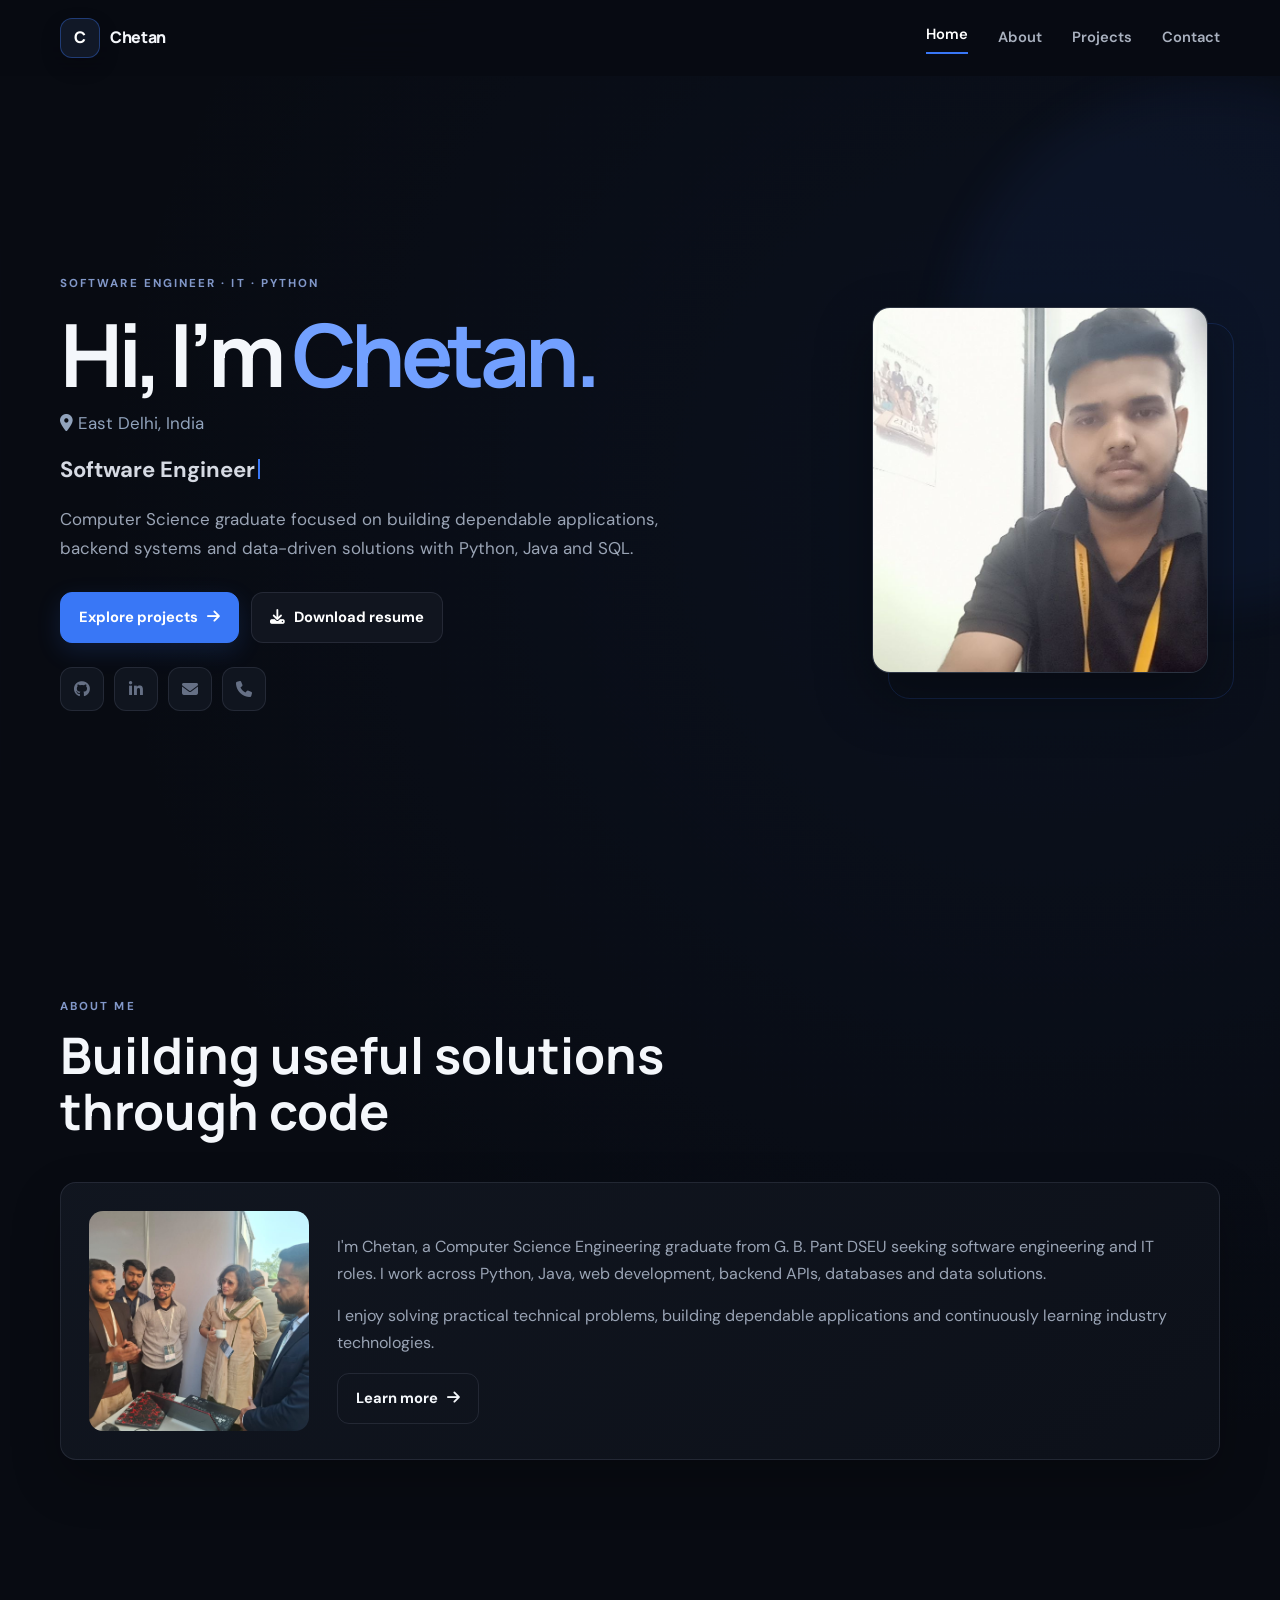
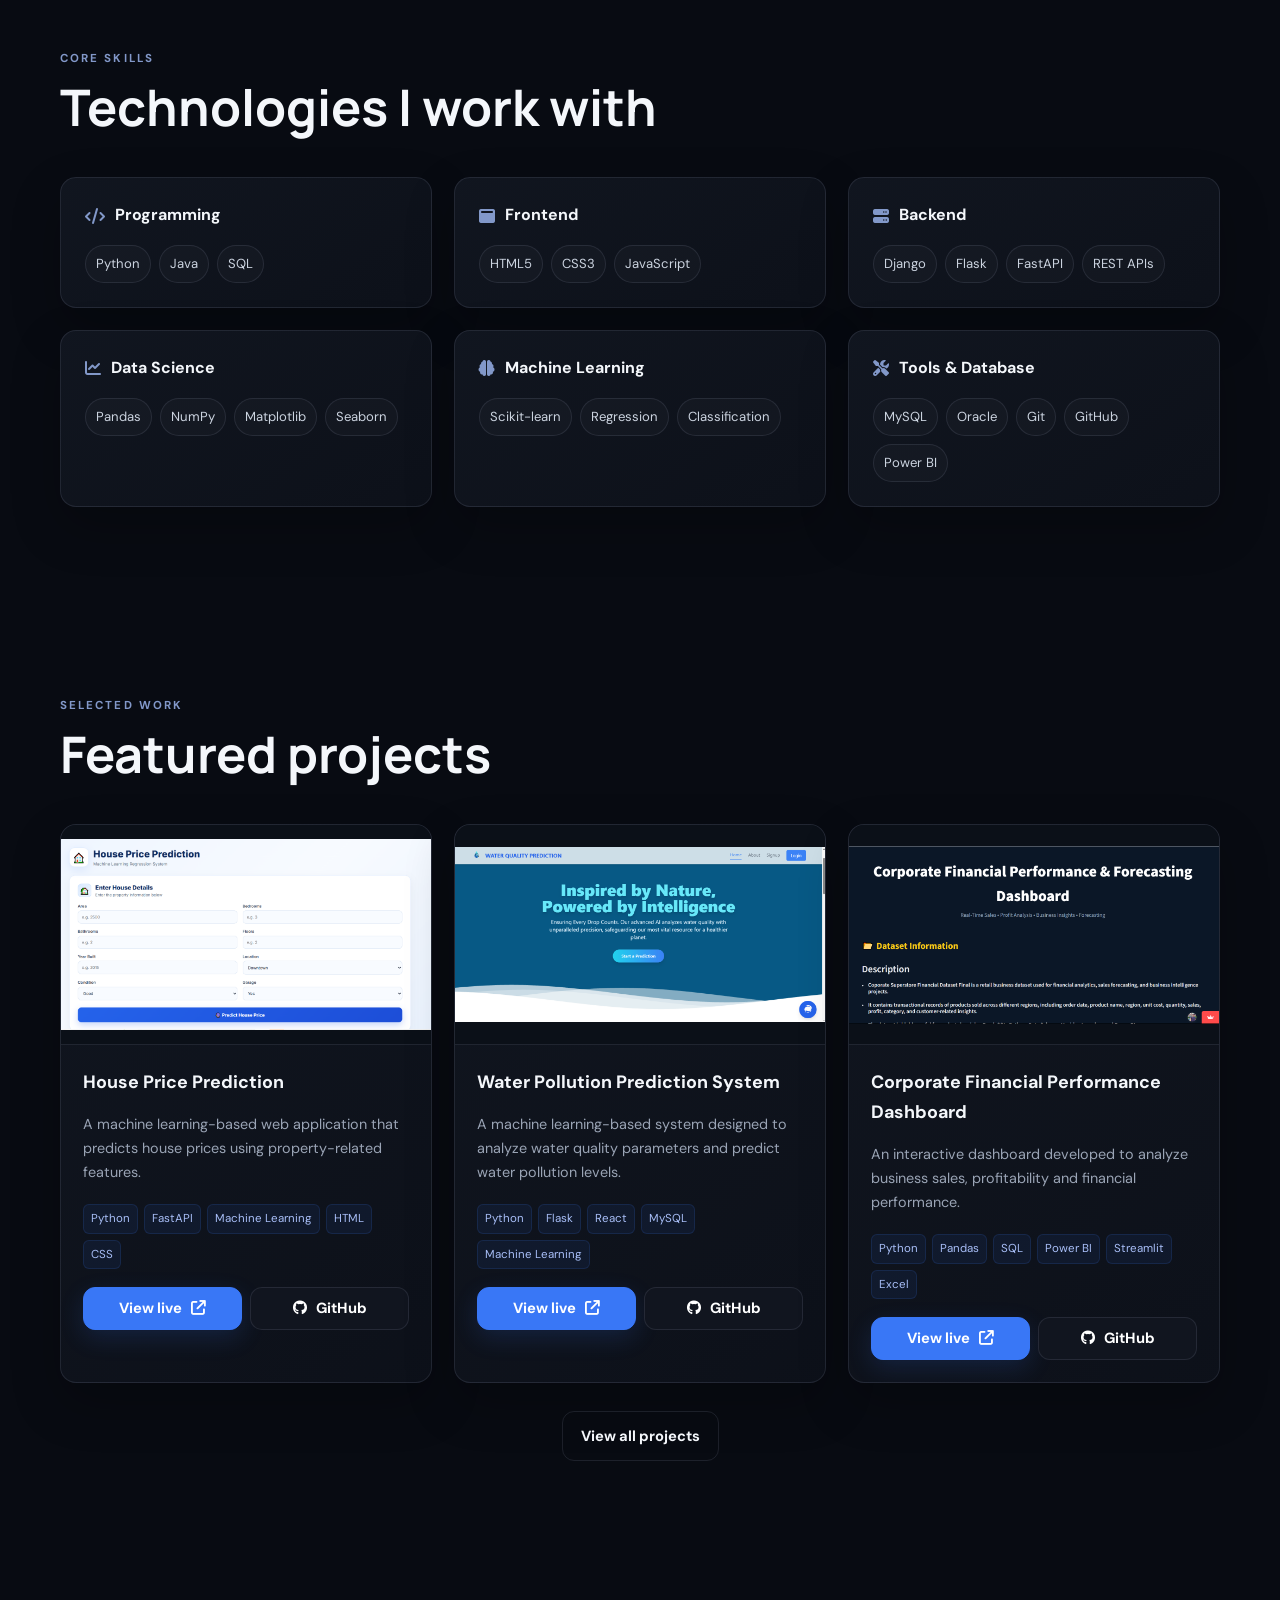
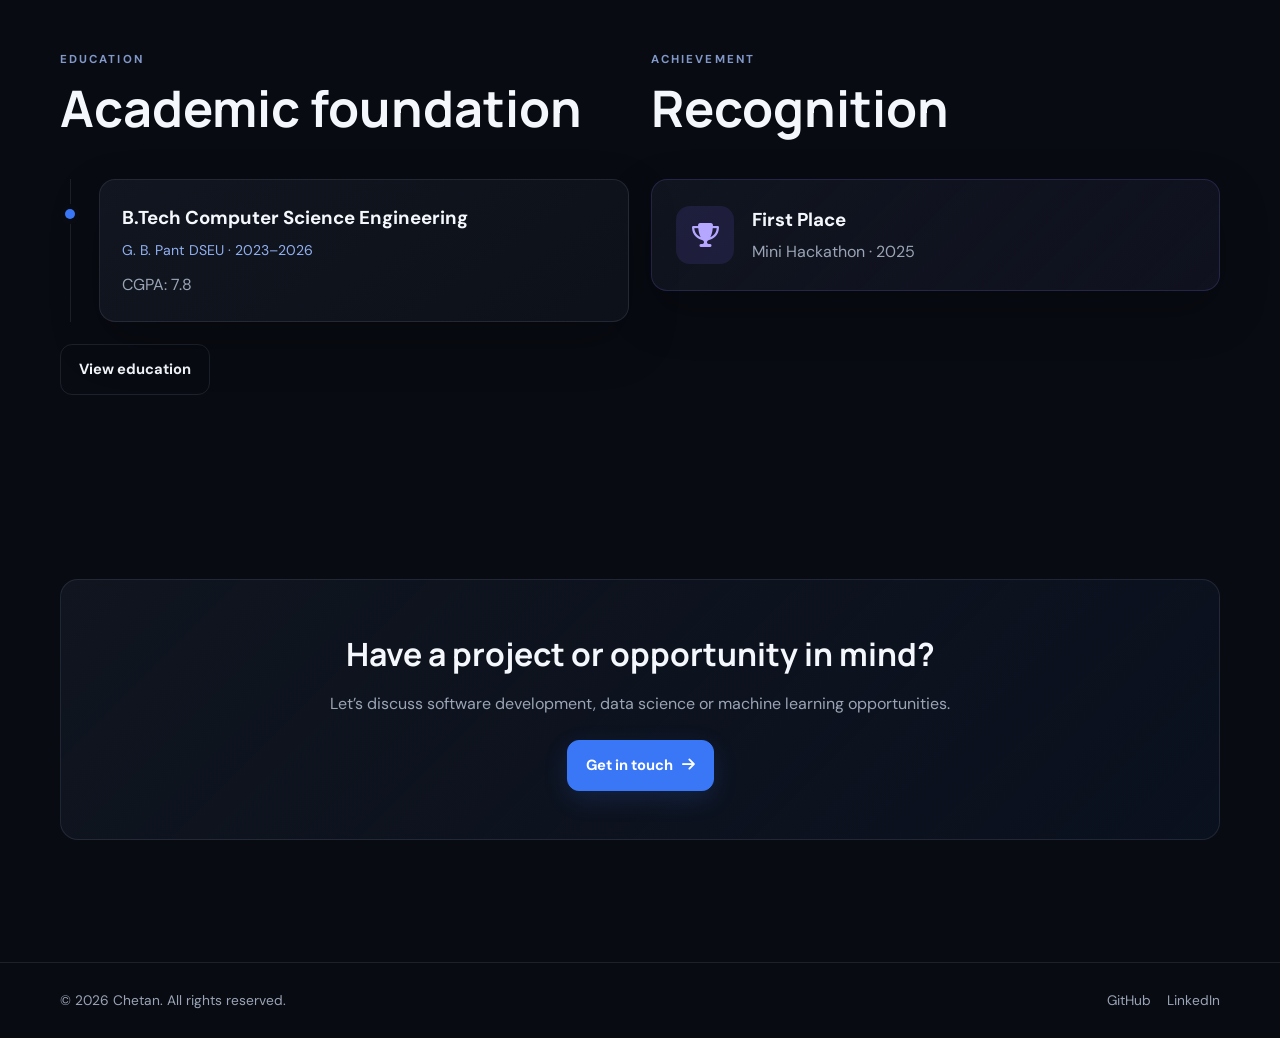
<file: index.html>
<!doctype html>
<html lang="en">
<head>
  <meta charset="utf-8">
  <meta name="viewport" content="width=device-width, initial-scale=1">
  <title>Chetan | Software Engineer & Python Developer</title>
  <meta name="description" content="Chetan is a Computer Science Engineering graduate seeking software engineer and IT roles, with skills in Python, Java, web development, databases and data solutions.">
  <meta property="og:title" content="Chetan | Software Engineer & Python Developer">
  <meta property="og:description" content="Explore Chetan's projects, skills, education and professional journey.">
  <meta property="og:type" content="website">
  <link rel="icon" href="data:image/svg+xml,%3Csvg xmlns='http://www.w3.org/2000/svg' viewBox='0 0 100 100'%3E%3Crect rx='18' width='100' height='100' fill='%230d1729'/%3E%3Ctext x='50' y='68' text-anchor='middle' font-size='58' font-family='Arial' fill='%234d8eff'%3EC%3C/text%3E%3C/svg%3E">
  <link rel="stylesheet" href="css/style.css">
  <link rel="stylesheet" href="css/responsive.css">
  <link rel="stylesheet" href="css/animations.css">
</head>
<body>
  <a class="skip-link" href="#main">Skip to content</a>
  <header class="navbar">
    <nav class="container nav-inner" aria-label="Primary navigation">
      <a class="brand" href="index.html" aria-label="Chetan portfolio home"><span class="brand-mark">C</span><span>Chetan</span></a>
      <button class="menu-toggle" type="button" aria-expanded="false" aria-controls="nav-menu" aria-label="Open navigation menu"><i class="fa-solid fa-bars" aria-hidden="true"></i></button>
      <ul class="nav-links" id="nav-menu">
        <li><a class="active" href="index.html">Home</a></li>
        <li><a href="pages/about.html">About</a></li>
        <li><a href="pages/projects.html">Projects</a></li>
        <li><a href="pages/contact.html">Contact</a></li>
      </ul>
    </nav>
  </header>
  <main id="main">
    <section class="hero">
      <div class="container hero-grid">
        <div>
          <span class="eyebrow">Software Engineer · IT · Python</span>
          <h1>Hi, I’m <span>Chetan.</span></h1>
          <p class="hero-copy" style="margin:-8px 0 14px;color:#91a3bc"><i class="fa-solid fa-location-dot" aria-hidden="true"></i> East Delhi, India </p>
          <div class="hero-role" data-typing='["Software Engineer","Python Developer","IT & Application Developer","Web & Backend Developer"]' aria-label="Software Engineer"></div>
          <p class="hero-copy">Computer Science graduate focused on building dependable applications, backend systems and data-driven solutions with Python, Java and SQL.</p>
          <div class="hero-actions">
            <a class="button button-primary" href="pages/projects.html">Explore projects <i class="fa-solid fa-arrow-right" aria-hidden="true"></i></a>
            <a class="button button-secondary" href="assets/resume/Chetan_Resume.pdf" download="Chetan_Resume.pdf"><i class="fa-solid fa-download" aria-hidden="true"></i> Download resume</a>
          </div>
          <div class="hero-social" aria-label="Social profiles">
            <a class="social-link" href="https://github.com/KASHYAPCHETAN438/" target="_blank" rel="noopener noreferrer" aria-label="GitHub profile"><i class="fa-brands fa-github" aria-hidden="true"></i></a>
            <a class="social-link" href="https://www.linkedin.com/feed/" target="_blank" rel="noopener noreferrer" aria-label="LinkedIn profile"><i class="fa-brands fa-linkedin-in" aria-hidden="true"></i></a>
            <a class="social-link" href="mailto:chetankashyap951@gmail.com" aria-label="Email Chetan"><i class="fa-solid fa-envelope" aria-hidden="true"></i></a>
            <a class="social-link" href="tel:+919310028807" aria-label="Call Chetan"><i class="fa-solid fa-phone" aria-hidden="true"></i></a>
          </div>
          




        </div>
        <div class="portrait-wrap"><img class="portrait" src="assets/images/profile.jpg" alt="Portrait of Chetan"></div>
      </div>
    </section>

    <section class="section">
      <div class="container">
        <div class="section-heading reveal"><span class="eyebrow">About me</span><h2>Building useful solutions through code</h2></div>
        <div class="about-card card reveal">
          <img src="assets/images/about.jpg" alt="Chetan at work">
          <div><p>I'm Chetan, a Computer Science Engineering graduate from G. B. Pant DSEU seeking software engineering and IT roles. I work across Python, Java, web development, backend APIs, databases and data solutions.</p><p>I enjoy solving practical technical problems, building dependable applications and continuously learning industry technologies.</p><a class="button button-outline" href="pages/about.html">Learn more <i class="fa-solid fa-arrow-right" aria-hidden="true"></i></a></div>
        </div>
      </div>
    </section>

    <section class="section">
      <div class="container">
        <div class="section-heading reveal"><span class="eyebrow">Core skills</span><h2>Technologies I work with</h2></div>
        <div class="grid-3">
          <article class="card skill-card reveal"><h3><i class="fa-solid fa-code" aria-hidden="true"></i> Programming</h3><div class="chips"><span class="chip">Python</span><span class="chip">Java</span><span class="chip">SQL</span></div></article>
          <article class="card skill-card reveal"><h3><i class="fa-solid fa-window-maximize" aria-hidden="true"></i> Frontend</h3><div class="chips"><span class="chip">HTML5</span><span class="chip">CSS3</span><span class="chip">JavaScript</span></div></article>
          <article class="card skill-card reveal"><h3><i class="fa-solid fa-server" aria-hidden="true"></i> Backend</h3><div class="chips"><span class="chip">Django</span><span class="chip">Flask</span><span class="chip">FastAPI</span><span class="chip">REST APIs</span></div></article>
          <article class="card skill-card reveal"><h3><i class="fa-solid fa-chart-line" aria-hidden="true"></i> Data Science</h3><div class="chips"><span class="chip">Pandas</span><span class="chip">NumPy</span><span class="chip">Matplotlib</span><span class="chip">Seaborn</span></div></article>
          <article class="card skill-card reveal"><h3><i class="fa-solid fa-brain" aria-hidden="true"></i> Machine Learning</h3><div class="chips"><span class="chip">Scikit-learn</span><span class="chip">Regression</span><span class="chip">Classification</span></div></article>
          <article class="card skill-card reveal"><h3><i class="fa-solid fa-screwdriver-wrench" aria-hidden="true"></i> Tools & Database</h3><div class="chips"><span class="chip">MySQL</span><span class="chip">Oracle</span><span class="chip">Git</span><span class="chip">GitHub</span><span class="chip">Power BI</span></div></article>
        </div>
      </div>
    </section>

    <section class="section">
      <div class="container">
        <div class="section-heading reveal"><span class="eyebrow">Selected work</span><h2>Featured projects</h2></div>
        <div class="project-grid" data-project-grid data-projects-url="data/projects.json"></div>
        <div style="text-align:center;margin-top:28px"><a class="button button-outline" href="pages/projects.html">View all projects</a></div>
      </div>
    </section>

    <section class="section">
      <div class="container grid-2">
        <div class="reveal"><div class="section-heading"><span class="eyebrow">Education</span><h2>Academic foundation</h2></div><div class="timeline"><article class="timeline-item card"><h3>B.Tech Computer Science Engineering</h3><span class="meta">G. B. Pant DSEU · 2023–2026</span><p>CGPA: 7.8</p></article></div><a class="button button-outline" href="pages/about.html">View education</a></div>
        <div class="reveal"><div class="section-heading"><span class="eyebrow">Achievement</span><h2>Recognition</h2></div><article class="achievement card"><div class="trophy"><i class="fa-solid fa-trophy" aria-hidden="true"></i></div><div><h3>First Place</h3><p>Mini Hackathon · 2025</p></div></article></div>
      </div>
    </section>

    <section class="section"><div class="container cta reveal"><h2>Have a project or opportunity in mind?</h2><p>Let’s discuss software development, data science or machine learning opportunities.</p><a class="button button-primary" href="pages/contact.html">Get in touch <i class="fa-solid fa-arrow-right" aria-hidden="true"></i></a></div></section>
  </main>
  <footer class="footer"><div class="container footer-inner"><span>© <span data-current-year></span> Chetan. All rights reserved.</span><div class="footer-links"><a href="https://github.com/KASHYAPCHETAN438/" target="_blank" rel="noopener noreferrer">GitHub</a><a href="https://www.linkedin.com/feed/" target="_blank" rel="noopener noreferrer">LinkedIn</a></div></div></footer>
  <button class="back-to-top" type="button" aria-label="Back to top"><i class="fa-solid fa-arrow-up" aria-hidden="true"></i></button>
  <script src="js/script.js"></script><script src="js/animations.js"></script><script src="js/projects.js"></script>
</body>
</html>
</file>
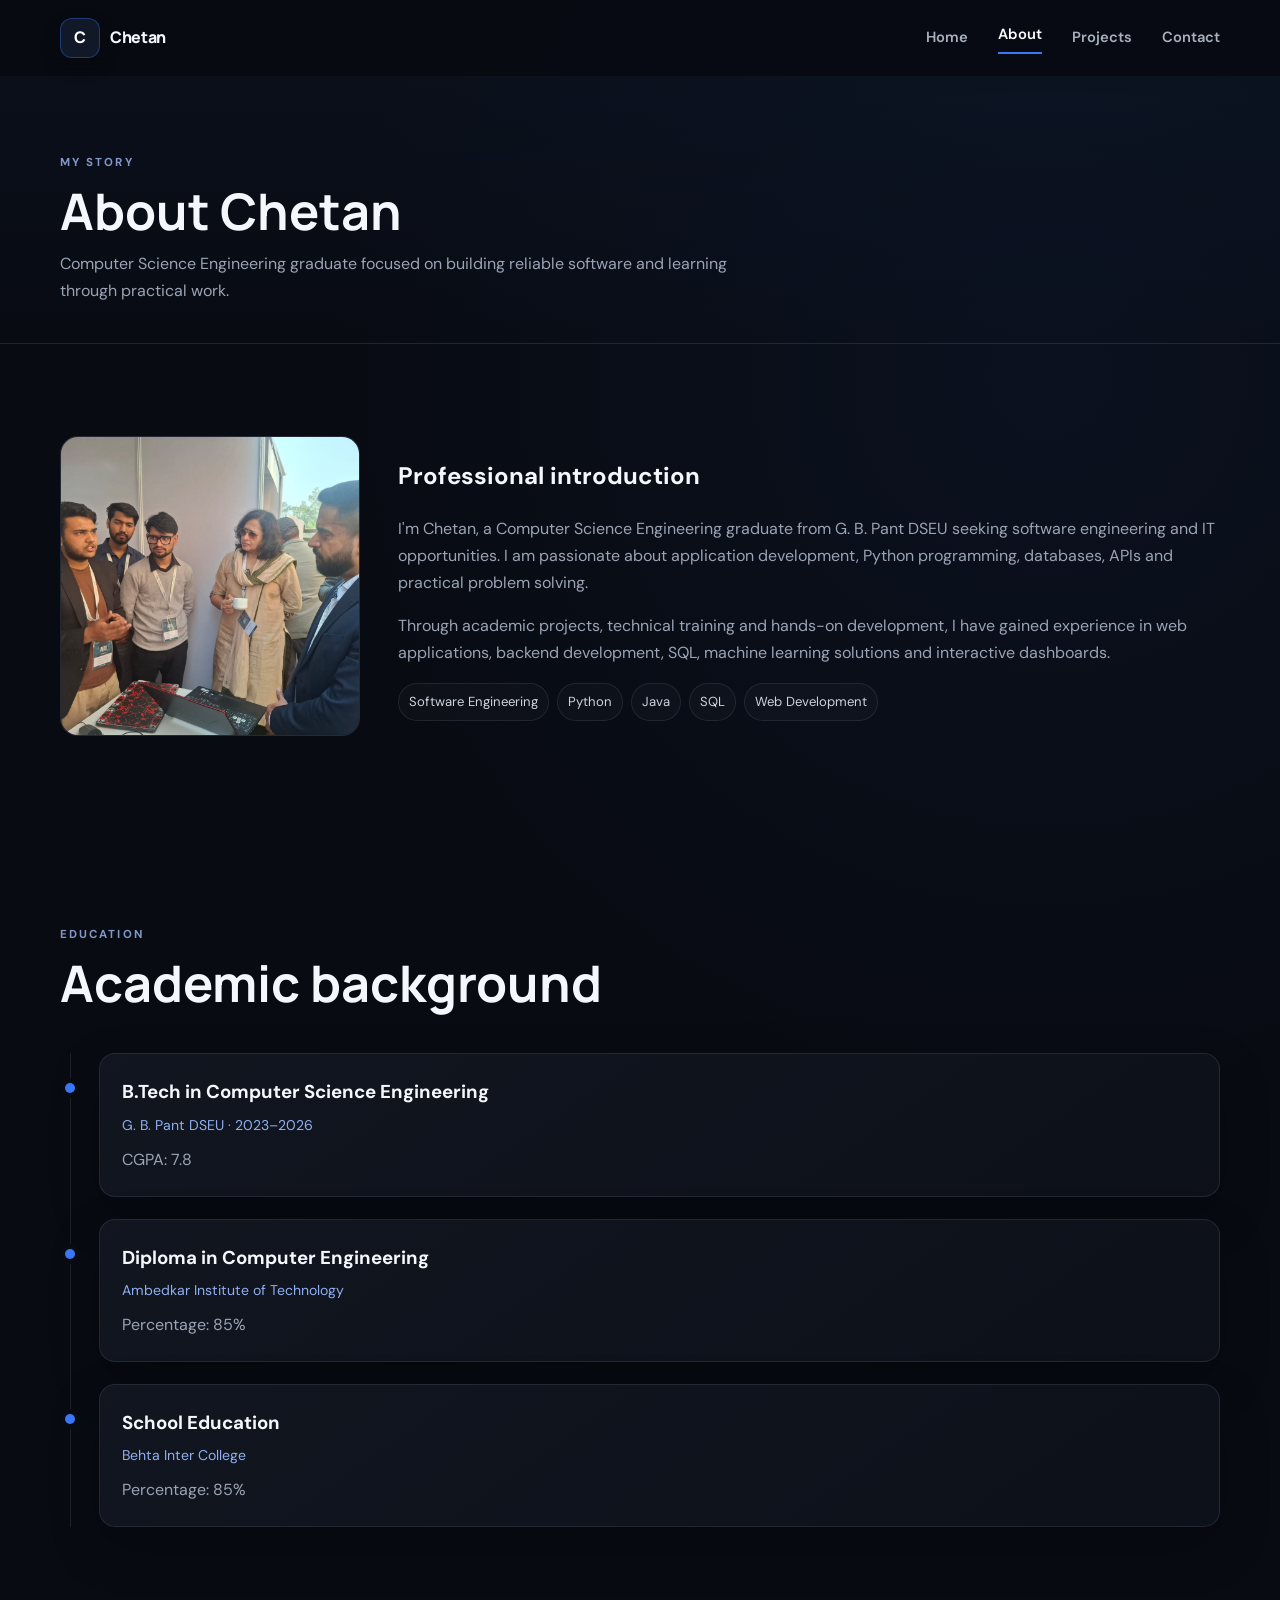
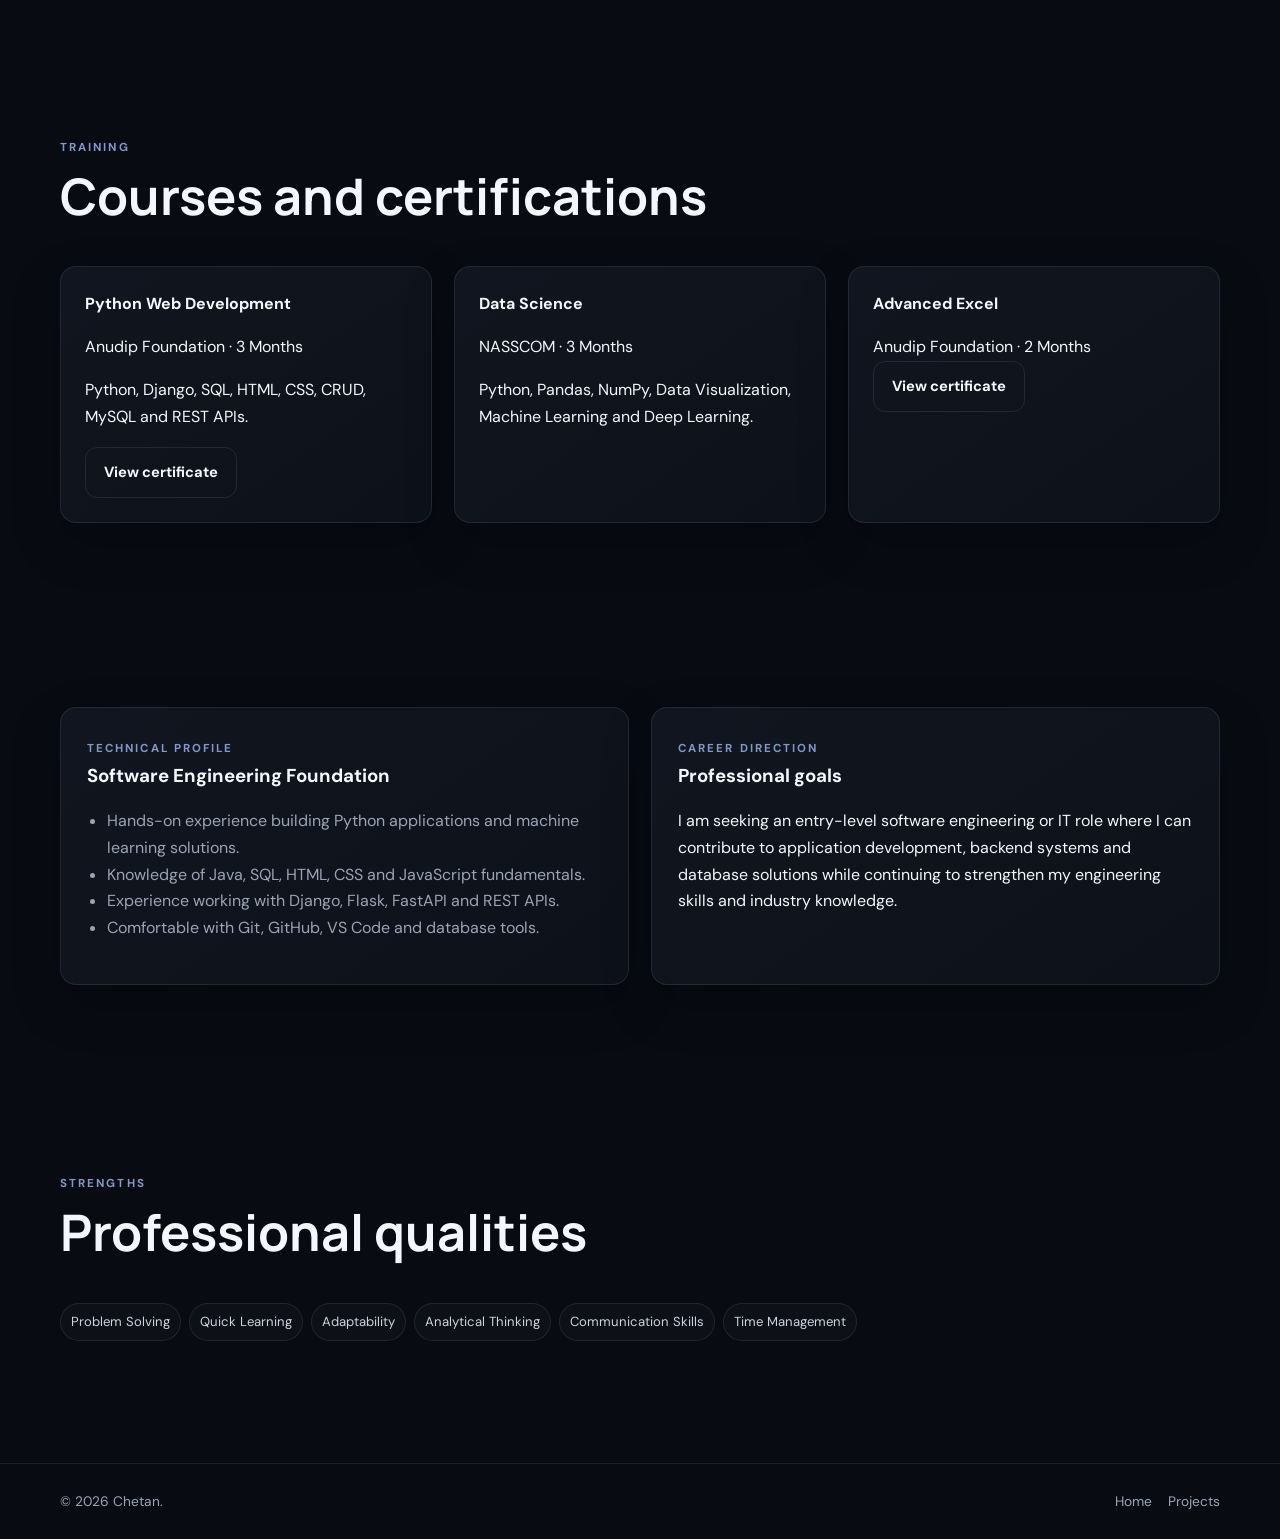
<file: pages/about.html>
<!doctype html>
<html lang="en">
<head>
  <meta charset="utf-8"><meta name="viewport" content="width=device-width, initial-scale=1">
  <title>About Chetan | Software Engineer & Python Developer</title>
  <meta name="description" content="Learn about Chetan's education, technical interests, strengths and professional journey.">
  <link rel="stylesheet" href="../css/style.css"><link rel="stylesheet" href="../css/responsive.css"><link rel="stylesheet" href="../css/animations.css">
</head>
<body>
  <a class="skip-link" href="#main">Skip to content</a>
  <header class="navbar"><nav class="container nav-inner" aria-label="Primary navigation">
    <a class="brand" href="../index.html"><span class="brand-mark">C</span><span>Chetan</span></a><button class="menu-toggle" type="button" aria-expanded="false" aria-controls="nav-menu" aria-label="Open navigation menu"><i class="fa-solid fa-bars" aria-hidden="true"></i></button>
    <ul class="nav-links" id="nav-menu"><li><a href="../index.html">Home</a></li><li><a class="active" href="about.html">About</a></li><li><a href="projects.html">Projects</a></li><li><a href="contact.html">Contact</a></li></ul>
  </nav></header>
  <main id="main">
    <header class="page-header"><div class="container"><span class="eyebrow">My story</span><h1>About Chetan</h1><p>Computer Science Engineering graduate focused on building reliable software and learning through practical work.</p></div></header>
    <section class="section"><div class="container profile-page">
      <div class="reveal"><img src="../assets/images/about.jpg" alt="Chetan"></div>
      <div class="prose reveal">
        <h2>Professional introduction</h2>
        <p>I'm Chetan, a Computer Science Engineering graduate from G. B. Pant DSEU seeking software engineering and IT opportunities. I am passionate about application development, Python programming, databases, APIs and practical problem solving.</p>
        <p>Through academic projects, technical training and hands-on development, I have gained experience in web applications, backend development, SQL, machine learning solutions and interactive dashboards.</p>
        <div class="chips"><span class="chip">Software Engineering</span><span class="chip">Python</span><span class="chip">Java</span><span class="chip">SQL</span><span class="chip">Web Development</span></div>
      </div>
    </div></section>
    <section class="section"><div class="container">
      <div class="section-heading reveal"><span class="eyebrow">Education</span><h2>Academic background</h2></div>
      <div class="timeline">
        <article class="timeline-item card reveal"><h3>B.Tech in Computer Science Engineering</h3><span class="meta">G. B. Pant DSEU · 2023–2026</span><p>CGPA: 7.8</p></article>
        <article class="timeline-item card reveal"><h3>Diploma in Computer Engineering</h3><span class="meta">Ambedkar Institute of Technology</span><p>Percentage: 85%</p></article>
        <article class="timeline-item card reveal"><h3>School Education</h3><span class="meta">Behta Inter College</span><p>Percentage: 85%</p></article>
      </div>
    </div></section>
    <section class="section"><div class="container">
      <div class="section-heading reveal"><span class="eyebrow">Training</span><h2>Courses and certifications</h2></div>
      <div class="grid-3">
        <article class="card skill-card reveal"><h3>Python Web Development</h3><span class="meta">Anudip Foundation · 3 Months</span><p>Python, Django, SQL, HTML, CSS, CRUD, MySQL and REST APIs.</p><a class="button button-outline" href="../assets/images/certificates/Python-web-development-certificate.pdf" target="_blank" rel="noopener noreferrer">View certificate</a></article>
        <article class="card skill-card reveal"><h3>Data Science</h3><span class="meta">NASSCOM · 3 Months</span><p>Python, Pandas, NumPy, Data Visualization, Machine Learning and Deep Learning.</p></article>
        <article class="card skill-card reveal"><h3>Advanced Excel</h3><span class="meta">Anudip Foundation · 2 Months</span><a class="button button-outline" href="../assets/images/certificates/excel-certificate.pdf" target="_blank" rel="noopener noreferrer">View certificate</a></article>
      </div>
    </div></section>
    <section class="section"><div class="container grid-2">
      <article class="experience-card card reveal"><span class="eyebrow">Technical profile</span><h3>Software Engineering Foundation</h3><ul><li>Hands-on experience building Python applications and machine learning solutions.</li><li>Knowledge of Java, SQL, HTML, CSS and JavaScript fundamentals.</li><li>Experience working with Django, Flask, FastAPI and REST APIs.</li><li>Comfortable with Git, GitHub, VS Code and database tools.</li></ul></article>
      <article class="experience-card card reveal"><span class="eyebrow">Career direction</span><h3>Professional goals</h3><p>I am seeking an entry-level software engineering or IT role where I can contribute to application development, backend systems and database solutions while continuing to strengthen my engineering skills and industry knowledge.</p></article>
    </div></section>
    <section class="section"><div class="container"><div class="section-heading reveal"><span class="eyebrow">Strengths</span><h2>Professional qualities</h2></div><div class="chips reveal"><span class="chip">Problem Solving</span><span class="chip">Quick Learning</span><span class="chip">Adaptability</span><span class="chip">Analytical Thinking</span><span class="chip">Communication Skills</span><span class="chip">Time Management</span></div></div></section>
  </main>
  <footer class="footer"><div class="container footer-inner"><span>© <span data-current-year></span> Chetan.</span><div class="footer-links"><a href="../index.html">Home</a><a href="projects.html">Projects</a></div></div></footer>
  <button class="back-to-top" type="button" aria-label="Back to top"><i class="fa-solid fa-arrow-up" aria-hidden="true"></i></button>
  <script src="../js/script.js"></script><script src="../js/animations.js"></script>
</body></html>
</file>
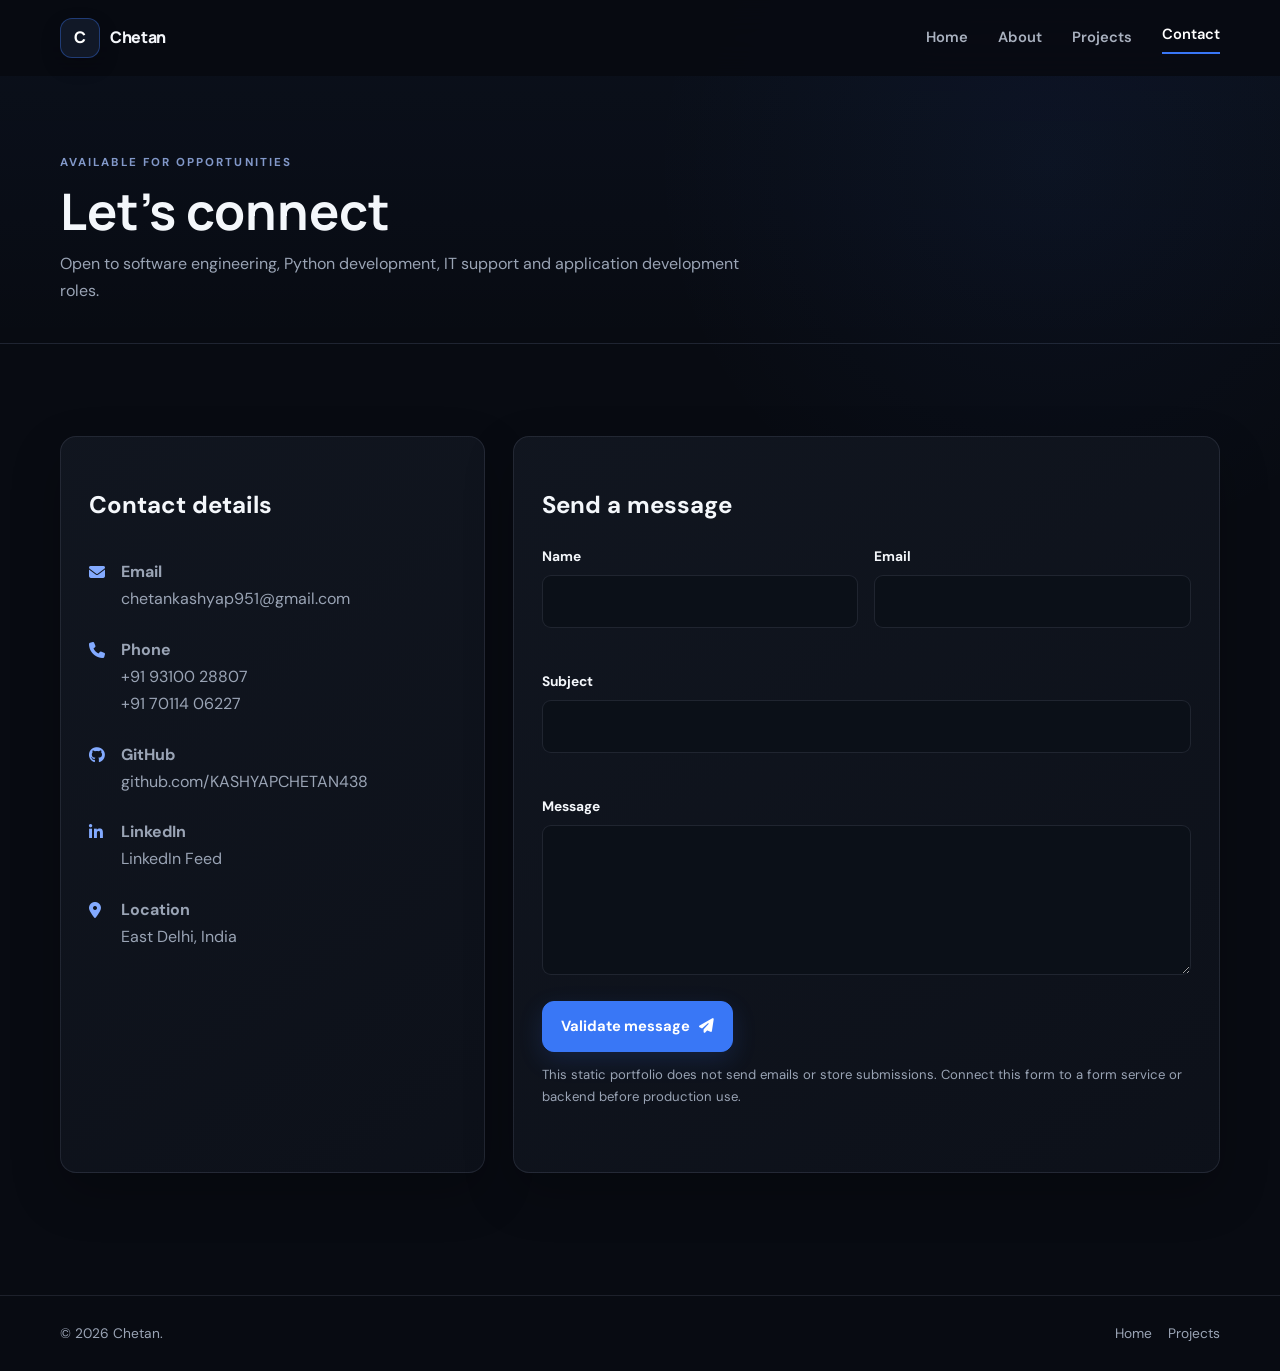
<file: pages/contact.html>
<!doctype html>
<html lang="en">
<head>
  <meta charset="utf-8"><meta name="viewport" content="width=device-width, initial-scale=1">
  <title>Contact Chetan | Software Engineer & Python Developer</title>
  <meta name="description" content="Contact Chetan about software development, data science and machine learning opportunities.">
  <link rel="stylesheet" href="../css/style.css"><link rel="stylesheet" href="../css/responsive.css"><link rel="stylesheet" href="../css/animations.css">
</head>
<body>
  <a class="skip-link" href="#main">Skip to content</a>
  <header class="navbar"><nav class="container nav-inner" aria-label="Primary navigation">
    <a class="brand" href="../index.html"><span class="brand-mark">C</span><span>Chetan</span></a><button class="menu-toggle" type="button" aria-expanded="false" aria-controls="nav-menu" aria-label="Open navigation menu"><i class="fa-solid fa-bars" aria-hidden="true"></i></button>
    <ul class="nav-links" id="nav-menu"><li><a href="../index.html">Home</a></li><li><a href="about.html">About</a></li><li><a href="projects.html">Projects</a></li><li><a class="active" href="contact.html">Contact</a></li></ul>
  </nav></header>
  <main id="main">
    <header class="page-header"><div class="container"><span class="eyebrow">Available for opportunities</span><h1>Let’s connect</h1><p>Open to software engineering, Python development, IT support and application development roles.</p></div></header>
    <section class="section"><div class="container contact-grid">
      <aside class="contact-info card reveal"><h2>Contact details</h2><ul class="contact-list">
        <li><i class="fa-solid fa-envelope" aria-hidden="true"></i><span><strong>Email</strong><br><a href="mailto:chetankashyap951@gmail.com">chetankashyap951@gmail.com</a></span></li>
        <li><i class="fa-solid fa-phone" aria-hidden="true"></i><span><strong>Phone</strong><br><a href="tel:+919310028807" aria-label="Call +91 93100 28807">+91 93100 28807</a><br><a href="tel:+917011406227" aria-label="Call +91 70114 06227">+91 70114 06227</a></span></li>
        <li><i class="fa-brands fa-github" aria-hidden="true"></i><span><strong>GitHub</strong><br><a href="https://github.com/KASHYAPCHETAN438/" target="_blank" rel="noopener noreferrer">github.com/KASHYAPCHETAN438</a></span></li>
        <li><i class="fa-brands fa-linkedin-in" aria-hidden="true"></i><span><strong>LinkedIn</strong><br><a href="https://www.linkedin.com/feed/" target="_blank" rel="noopener noreferrer">LinkedIn Feed</a></span></li>
        <li><i class="fa-solid fa-location-dot" aria-hidden="true"></i><span><strong>Location</strong><br>East Delhi, India</span></li>
      </ul></aside>
      <form class="contact-form card reveal" id="contact-form" novalidate>
        <h2>Send a message</h2>
        <div class="form-grid">
          <div class="field"><label for="name">Name</label><input id="name" name="name" autocomplete="name" required><span class="field-error" data-error-for="name"></span></div>
          <div class="field"><label for="email">Email</label><input id="email" name="email" type="email" autocomplete="email" required><span class="field-error" data-error-for="email"></span></div>
          <div class="field full"><label for="subject">Subject</label><input id="subject" name="subject" required><span class="field-error" data-error-for="subject"></span></div>
          <div class="field full"><label for="message">Message</label><textarea id="message" name="message" required></textarea><span class="field-error" data-error-for="message"></span></div>
        </div>
        <button class="button button-primary" type="submit">Validate message <i class="fa-solid fa-paper-plane" aria-hidden="true"></i></button>
        <p class="form-note">This static portfolio does not send emails or store submissions. Connect this form to a form service or backend before production use.</p>
        <p class="form-status" role="status" aria-live="polite"></p>
      </form>
    </div></section>
  </main>
  <footer class="footer"><div class="container footer-inner"><span>© <span data-current-year></span> Chetan.</span><div class="footer-links"><a href="../index.html">Home</a><a href="projects.html">Projects</a></div></div></footer>
  <button class="back-to-top" type="button" aria-label="Back to top"><i class="fa-solid fa-arrow-up" aria-hidden="true"></i></button>
  <script src="../js/script.js"></script><script src="../js/animations.js"></script>
</body></html>
</file>
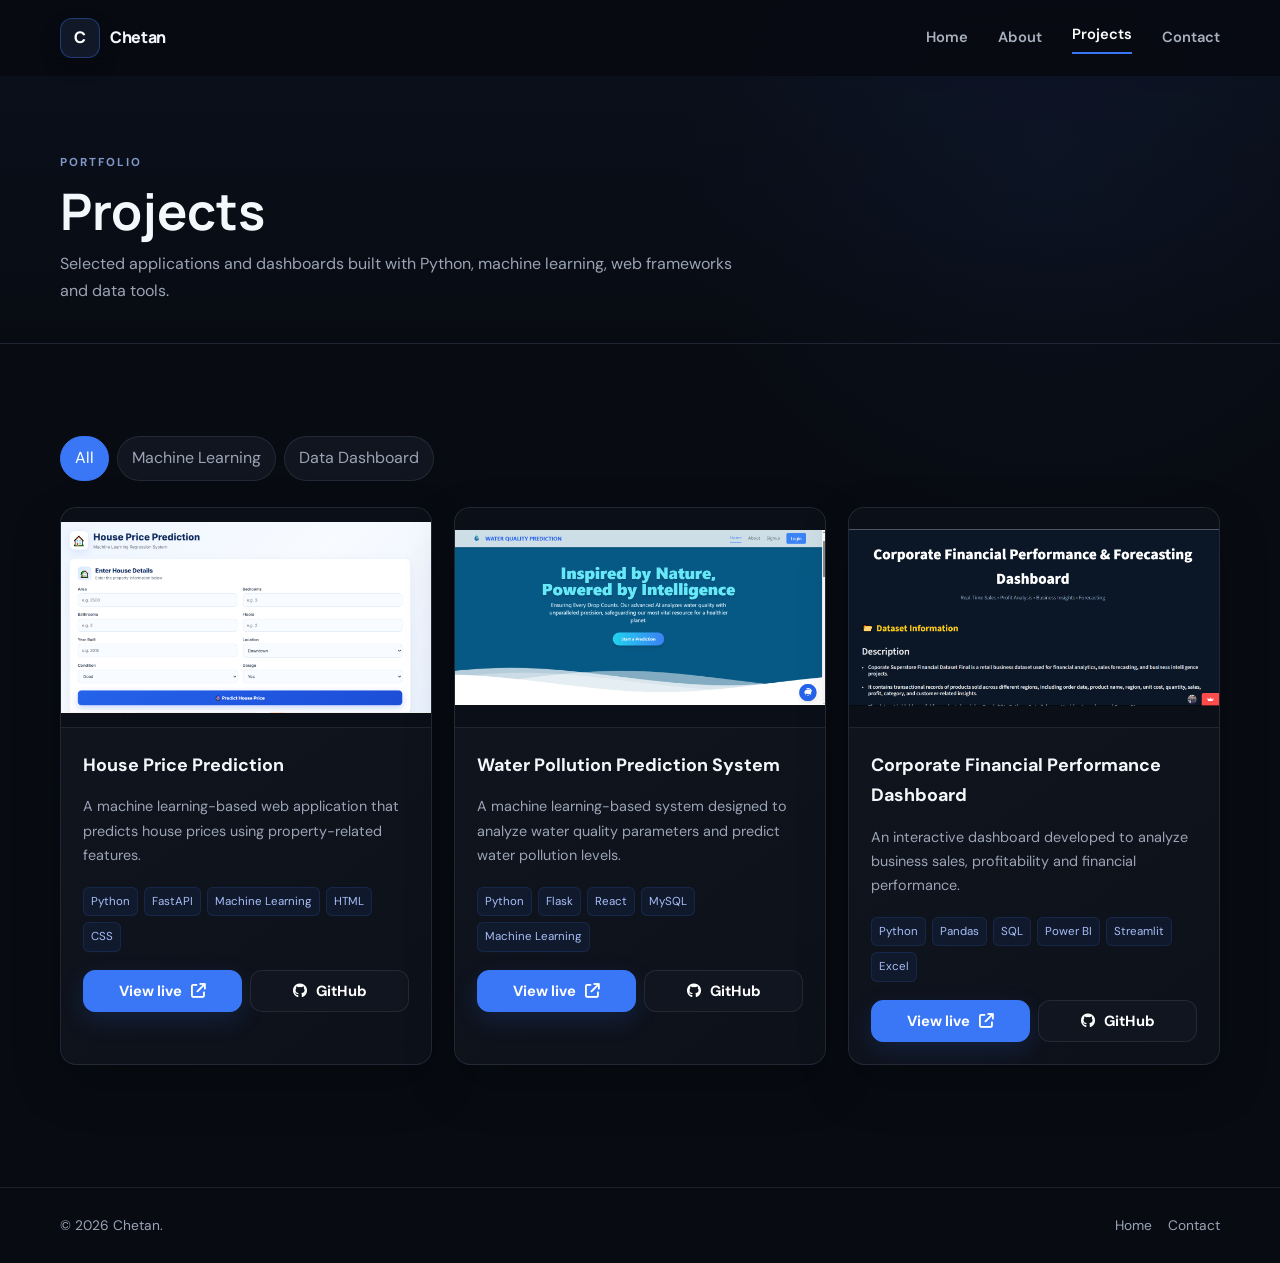
<file: pages/projects.html>
<!doctype html>
<html lang="en">
<head>
  <meta charset="utf-8"><meta name="viewport" content="width=device-width, initial-scale=1">
  <title>Projects | Chetan Software Engineer</title>
  <meta name="description" content="View Chetan's machine learning and data science projects.">
  <link rel="stylesheet" href="../css/style.css"><link rel="stylesheet" href="../css/responsive.css"><link rel="stylesheet" href="../css/animations.css">
</head>
<body>
  <a class="skip-link" href="#main">Skip to content</a>
  <header class="navbar"><nav class="container nav-inner" aria-label="Primary navigation">
    <a class="brand" href="../index.html"><span class="brand-mark">C</span><span>Chetan</span></a><button class="menu-toggle" type="button" aria-expanded="false" aria-controls="nav-menu" aria-label="Open navigation menu"><i class="fa-solid fa-bars" aria-hidden="true"></i></button>
    <ul class="nav-links" id="nav-menu"><li><a href="../index.html">Home</a></li><li><a href="about.html">About</a></li><li><a class="active" href="projects.html">Projects</a></li><li><a href="contact.html">Contact</a></li></ul>
  </nav></header>
  <main id="main">
    <header class="page-header"><div class="container"><span class="eyebrow">Portfolio</span><h1>Projects</h1><p>Selected applications and dashboards built with Python, machine learning, web frameworks and data tools.</p></div></header>
    <section class="section"><div class="container">
      <div class="filter-bar" data-project-filters aria-label="Filter projects"><button class="filter-button active" type="button" data-filter="all">All</button><button class="filter-button" type="button" data-filter="machine-learning">Machine Learning</button><button class="filter-button" type="button" data-filter="data">Data Dashboard</button></div>
      <div class="project-grid" data-project-grid data-projects-url="../data/projects.json"></div>
    </div></section>
  </main>
  <footer class="footer"><div class="container footer-inner"><span>© <span data-current-year></span> Chetan.</span><div class="footer-links"><a href="../index.html">Home</a><a href="contact.html">Contact</a></div></div></footer>
  <button class="back-to-top" type="button" aria-label="Back to top"><i class="fa-solid fa-arrow-up" aria-hidden="true"></i></button>
  <script src="../js/script.js"></script><script src="../js/animations.js"></script><script src="../js/projects.js"></script>
</body></html>
</file>
<file: css/responsive.css>
@media (max-width: 980px) {
  .hero-grid { grid-template-columns:1fr 300px; gap:35px; }
  .portrait-wrap { width:min(100%,300px); }
  .project-grid, .grid-3 { grid-template-columns:repeat(2,minmax(0,1fr)); }
  .profile-page { grid-template-columns:260px 1fr; }
}
@media (max-width: 760px) {
  .container { width:min(calc(100% - 32px), var(--container)); }
  .section { padding:68px 0; }
  .menu-toggle { display:grid; place-items:center; }
  .nav-links { position:fixed; left:16px; right:16px; top:82px; display:flex; flex-direction:column; align-items:stretch; gap:0; padding:10px; border:1px solid var(--border); border-radius:14px; background:#10151f; opacity:0; visibility:hidden; transform:translateY(-8px); transition:.2s; box-shadow:0 16px 40px rgba(0,0,0,.28); }
  .nav-links.open { opacity:1; visibility:visible; transform:none; }
  .nav-links a { display:block; padding:12px; }
  .nav-links a.active::after { display:none; }
  .hero { min-height:auto; padding:58px 0 70px; }
  .hero-grid { grid-template-columns:1fr; }
  .portrait-wrap { width:min(78%,340px); margin:20px auto 0; }
  .grid-2, .grid-3, .project-grid, .contact-grid, .profile-page { grid-template-columns:1fr; }
  .about-card { grid-template-columns:1fr; }
  .about-card img { width:100%; height:auto; aspect-ratio:16/10; }
  .project-image { height:auto; aspect-ratio:16/9; object-fit:contain; }
  .project-content p { min-height:auto; }
  .form-grid { grid-template-columns:1fr; }
  .field.full { grid-column:auto; }
  .footer-inner { flex-direction:column; text-align:center; }
}
@media (max-width: 420px) {
  .container { width:min(calc(100% - 24px), var(--container)); }
  .hero h1 { font-size:2.85rem; }
  .hero-actions .button { width:100%; }
  .portrait-wrap { width:82%; }
  .section-heading h2, .page-header h1 { font-size:2.1rem; }
  .project-actions { flex-direction:column; }
  .timeline-item { padding:18px; margin-left:24px; }
  .achievement { align-items:flex-start; }
  .contact-info, .contact-form, .experience-card { padding:20px; }
}
</file>
<file: css/animations.css>
.reveal { opacity:0; transform:translateY(18px); transition:opacity .65s ease, transform .65s ease; }
.reveal.visible { opacity:1; transform:none; }
.typing-cursor { display:inline-block; width:2px; height:.9em; margin-left:3px; vertical-align:-.08em; background:var(--primary); animation:blink 1s steps(1) infinite; }
@keyframes blink { 50% { opacity:0; } }
@media (prefers-reduced-motion: reduce) {
  html { scroll-behavior:auto; }
  *, *::before, *::after { animation-duration:.01ms !important; animation-iteration-count:1 !important; transition-duration:.01ms !important; }
  .reveal { opacity:1; transform:none; }
}
</file>
<file: css/style.css>
@import url("https://fonts.googleapis.com/css2?family=DM+Sans:wght@400;500;600;700&family=Manrope:wght@600;700;800&display=swap");
@import url("https://cdnjs.cloudflare.com/ajax/libs/font-awesome/6.5.2/css/all.min.css");

:root {
  --bg: #080b12;
  --surface: #10151f;
  --surface-2: #151d2b;
  --text: #f4f7fb;
  --muted: #9aa4b5;
  --primary: #3977f6;
  --primary-2: #8b7cf6;
  --border: rgba(166, 180, 204, 0.13);
  --shadow: 0 20px 50px rgba(0, 0, 0, 0.24);
  --container: 1160px;
}
* { box-sizing: border-box; }
html { scroll-behavior: smooth; }
body {
  margin: 0;
  min-width: 320px;
  overflow-x: hidden;
  background: radial-gradient(circle at 82% 12%, rgba(57,119,246,.055), transparent 25%), #080b12;
  color: var(--text);
  font-family: "DM Sans", sans-serif;
  line-height: 1.68;
}
body.menu-open { overflow: hidden; }
img { max-width: 100%; display: block; }
a { color: inherit; text-decoration: none; }
button, input, textarea { font: inherit; }
button { cursor: pointer; }
.container { width: min(calc(100% - 40px), var(--container)); margin-inline: auto; }
.section { padding: 92px 0; }
.section-heading { max-width: 680px; margin-bottom: 42px; }
.eyebrow { color: #8298c9; font-size: .72rem; font-weight: 700; letter-spacing: .18em; text-transform: uppercase; }
.section-heading h2, .page-header h1 {
  margin: 8px 0 12px;
  font-family: "Manrope", sans-serif;
  font-size: clamp(2rem, 4vw, 3.15rem);
  line-height: 1.12;
}
.section-heading p, .page-header p { color: var(--muted); margin: 0; }
.skip-link { position: fixed; left: 12px; top: -80px; z-index: 9999; background: #fff; color: #111; padding: 10px 14px; border-radius: 8px; }
.skip-link:focus { top: 12px; }

.navbar {
  position: sticky; top: 0; z-index: 1000;
  height: 76px; border-bottom: 1px solid transparent;
  background: rgba(8, 11, 18, .90); backdrop-filter: blur(18px);
  transition: border-color .25s, background .25s;
}
.navbar.scrolled { border-color: var(--border); background: rgba(8, 11, 18, .97); box-shadow:0 10px 34px rgba(0,0,0,.18); }
.nav-inner { height: 100%; display: flex; align-items: center; justify-content: space-between; }
.brand { display: inline-flex; align-items: center; gap: 10px; font-family: "Manrope", sans-serif; font-weight: 800; letter-spacing: -.02em; }
.brand-mark { width: 40px; height: 40px; display: grid; place-items: center; border: 1px solid rgba(57,119,246,.38); border-radius: 12px; color: #fff; background: #111827; box-shadow:0 8px 20px rgba(0,0,0,.18); }
.brand { color: #f4f7fb; }
.nav-links { display: flex; align-items: center; gap: 30px; list-style: none; margin: 0; padding: 0; }
.nav-links a { color: #a9b1bf; font-size: .92rem; font-weight: 600; transition: color .2s; }
.nav-links a:hover, .nav-links a.active { color: #fff; }
.nav-links a.active::after { content: ""; display: block; height: 2px; margin-top: 5px; background: var(--primary); }
.menu-toggle { display: none; width: 44px; height: 44px; border: 1px solid var(--border); border-radius: 10px; background: var(--surface); color: #fff; }

.hero { min-height: calc(100vh - 76px); display: flex; align-items: center; padding: 72px 0 68px; position: relative; }
.hero::before { content:""; position:absolute; width:520px; height:520px; right:-190px; top:10px; border-radius:50%; background:rgba(57,119,246,.055); filter:blur(22px); pointer-events:none; }
.hero-grid { display: grid; grid-template-columns: 1.22fr .78fr; align-items: center; gap: 60px; }
.hero h1 { margin: 14px 0 18px; font-family: "Manrope", sans-serif; font-size: clamp(3.2rem, 7vw, 5.45rem); line-height: 1.02; letter-spacing: -.06em; }
.hero h1 span { color: #72a0ff; }
.hero-role { min-height: 34px; color: #d6dae3; font-size: clamp(1.1rem, 2vw, 1.38rem); font-weight: 700; }
.hero-copy { max-width: 650px; color: var(--muted); font-size: 1.06rem; }
.hero-actions { display: flex; flex-wrap: wrap; gap: 12px; margin-top: 30px; }
.button { min-height: 48px; display: inline-flex; align-items: center; justify-content: center; gap: 9px; border: 1px solid var(--border); border-radius: 12px; padding: 12px 18px; font-weight: 700; font-size: .92rem; transition: transform .2s, background .2s, border-color .2s, box-shadow .2s; }
.button:hover { transform: translateY(-2px); border-color: rgba(77,142,255,.65); }
.button-primary { border-color: var(--primary); background: #3977f6; color: #fff; box-shadow: 0 8px 24px rgba(57,119,246,.16); }
.button-secondary { background: #11151f; color: #fff; }
.button-outline { background: transparent; }
.hero-social { display:flex; gap: 10px; margin-top: 24px; }
.social-link { width: 44px; height: 44px; display:grid; place-items:center; border: 1px solid var(--border); border-radius: 12px; color: #667085; background: var(--surface); transition:.2s; }
.social-link:hover { color: #fff; border-color: var(--primary); }
.portrait-wrap { width: min(100%, 360px); margin-left: auto; position: relative; padding: 12px; }
.portrait-wrap::before { content:""; position:absolute; inset: 28px -14px -14px 28px; border:1px solid rgba(57,119,246,.18); border-radius: 22px; }
.portrait { position: relative; width: 100%; aspect-ratio: 4 / 4.35; object-fit: cover; object-position: center 34%; border-radius: 18px; border: 1px solid rgba(166,180,204,.16); background: linear-gradient(145deg, var(--surface-2), var(--surface)); box-shadow: 0 24px 55px rgba(0,0,0,.34); }
.portrait-fallback { display: grid; place-items: center; font-family:"Manrope", sans-serif; font-size: 4rem; color: #93b6ff; }

.grid-2 { display: grid; grid-template-columns: repeat(2, minmax(0,1fr)); gap: 22px; }
.grid-3 { display: grid; grid-template-columns: repeat(3, minmax(0,1fr)); gap: 22px; }
.card { border: 1px solid var(--border); border-radius: 16px; background: linear-gradient(145deg,rgba(17,22,32,.98),rgba(13,17,26,.98)); box-shadow: var(--shadow); }
.about-card { display: grid; grid-template-columns: 220px 1fr; gap: 28px; align-items: center; padding: 28px; }
.about-card img { width: 220px; height: 220px; object-fit: cover; border-radius: 14px; }
.about-card p { color: var(--muted); }
.skill-card { padding: 24px; transition:transform .2s, border-color .2s; }
.skill-card:hover { transform:translateY(-4px); border-color:rgba(91,156,255,.38); }
.skill-card h3 { margin: 0 0 16px; display:flex; align-items:center; gap:10px; font-size:1rem; }
.skill-card h3 i { color:#8298c9; }
.chips { display:flex; flex-wrap:wrap; gap:8px; }
.chip { border:1px solid rgba(166,180,204,.13); border-radius:999px; padding:7px 10px; background:rgba(255,255,255,.025); color:#cbd3df; font-size:.82rem; }

.project-grid { display:grid; grid-template-columns:repeat(3,minmax(0,1fr)); gap:22px; }
.project-card { overflow:hidden; transition: transform .25s, border-color .25s, box-shadow .25s; }
.project-card:hover { box-shadow: 0 22px 48px rgba(35,52,86,.13); }
.project-card:hover { transform: translateY(-5px); border-color: rgba(77,142,255,.38); }
.project-image {
  height:220px;
  width:100%;
  object-fit:contain;
  object-position:center;
  background:#0b1018;
  border-bottom:1px solid var(--border);
}
.project-content { padding:22px; }
.project-content h3 { margin:0 0 10px; font-size:1.12rem; }
.project-content p { min-height:78px; color:var(--muted); font-size:.9rem; }
.project-actions { display:flex; gap:8px; margin-top:18px; }
.project-actions .button { flex:1; min-height:42px; padding:8px 10px; }
.tech-row { display:flex; flex-wrap:wrap; gap:6px; }
.tech-badge { color:#a8bef7; background:rgba(57,119,246,.08); border:1px solid rgba(57,119,246,.14); border-radius:6px; padding:4px 7px; font-size:.72rem; }
.filter-bar { display:flex; flex-wrap:wrap; gap:8px; margin-bottom:26px; }
.filter-button { border:1px solid var(--border); border-radius:999px; background:var(--surface); color:var(--muted); padding:8px 14px; }
.filter-button.active { background:var(--primary); border-color:var(--primary); color:#fff; }

.timeline { position:relative; margin-left:10px; border-left:1px solid var(--border); }
.timeline-item { position:relative; margin:0 0 22px 28px; padding:22px; }
.timeline-item::before { content:""; position:absolute; left:-35px; top:29px; width:10px; height:10px; border-radius:50%; background:var(--primary); box-shadow:0 0 0 5px var(--bg); }
.timeline-item h3 { margin:0 0 4px; }
.timeline-item .meta { color:#91aff0; font-size:.88rem; }
.timeline-item p { color:var(--muted); margin:8px 0 0; }
.achievement { display:flex; align-items:center; gap:18px; padding:24px; border:1px solid rgba(139,124,246,.18); background:linear-gradient(135deg,var(--surface),rgba(139,124,246,.06)); }
.trophy { width:58px; height:58px; flex:none; display:grid; place-items:center; border-radius:14px; background:rgba(124,99,255,.13); color:#b5a7ff; font-size:1.5rem; }
.achievement h3 { margin:0; } .achievement p { margin:4px 0 0; color:var(--muted); }

.cta { text-align:center; border:1px solid var(--border); border-radius:18px; padding:48px 24px; background:linear-gradient(135deg,var(--surface),rgba(57,119,246,.055)); }
.cta h2 { margin:0 0 10px; font-family:"Manrope",sans-serif; font-size:2rem; }
.cta p { color:var(--muted); margin:0 auto 22px; max-width:620px; }
.page-header { padding:72px 0 38px; border-bottom:1px solid var(--border); background:linear-gradient(180deg,rgba(57,119,246,.035),transparent); }
.page-header p { max-width:700px; }
.prose p { color:var(--muted); }
.profile-page { display:grid; grid-template-columns:300px 1fr; gap:38px; align-items:start; }
.profile-page img { width:100%; aspect-ratio:1/1; object-fit:cover; border-radius:18px; border:1px solid var(--border); background:var(--surface); }
.experience-card { padding:26px; }
.experience-card h3 { margin:0 0 4px; } .experience-card .meta { color:#91aff0; }
.experience-card ul { color:var(--muted); padding-left:20px; }

.contact-grid { display:grid; grid-template-columns:.75fr 1.25fr; gap:28px; }
.contact-info, .contact-form { padding:28px; }
.contact-list { list-style:none; margin:22px 0 0; padding:0; }
.contact-list li { display:flex; gap:12px; padding:12px 0; color:var(--muted); }
.contact-list i { width:20px; color:#83aaff; margin-top:5px; }
.form-grid { display:grid; grid-template-columns:1fr 1fr; gap:16px; }
.field { display:flex; flex-direction:column; gap:7px; }
.field.full { grid-column:1/-1; }
.field label { font-size:.86rem; font-weight:700; }
.field input, .field textarea { width:100%; border:1px solid var(--border); border-radius:9px; background:#0b1018; color:#fff; padding:12px 13px; outline:none; }
.field input:focus, .field textarea:focus { border-color:var(--primary); box-shadow:0 0 0 3px rgba(77,142,255,.12); }
.field textarea { min-height:150px; resize:vertical; }
.field-error { min-height:19px; color:#ff9e9e; font-size:.78rem; }
.form-note { color:var(--muted); font-size:.82rem; margin:12px 0 0; }
.form-status { min-height:24px; margin:12px 0 0; color:#9ebcff; }

.footer { border-top:1px solid var(--border); margin-top:30px; padding:26px 0; }
.footer-inner { display:flex; align-items:center; justify-content:space-between; gap:20px; color:var(--muted); font-size:.86rem; }
.footer-links { display:flex; gap:16px; }
.back-to-top { position:fixed; right:20px; bottom:20px; z-index:900; width:44px; height:44px; border:1px solid var(--border); border-radius:10px; background:var(--surface); color:#fff; opacity:0; visibility:hidden; transform:translateY(8px); transition:.2s; }
.back-to-top.visible { opacity:1; visibility:visible; transform:none; }
.image-fallback {
  min-height:180px;
  background:
    linear-gradient(rgba(77,142,255,.05),rgba(77,142,255,.05)),
    linear-gradient(135deg,#111f35,#091223);
  color:#91aff0;
}
img.image-fallback { display:grid; place-items:center; object-fit:contain; }
</file>
